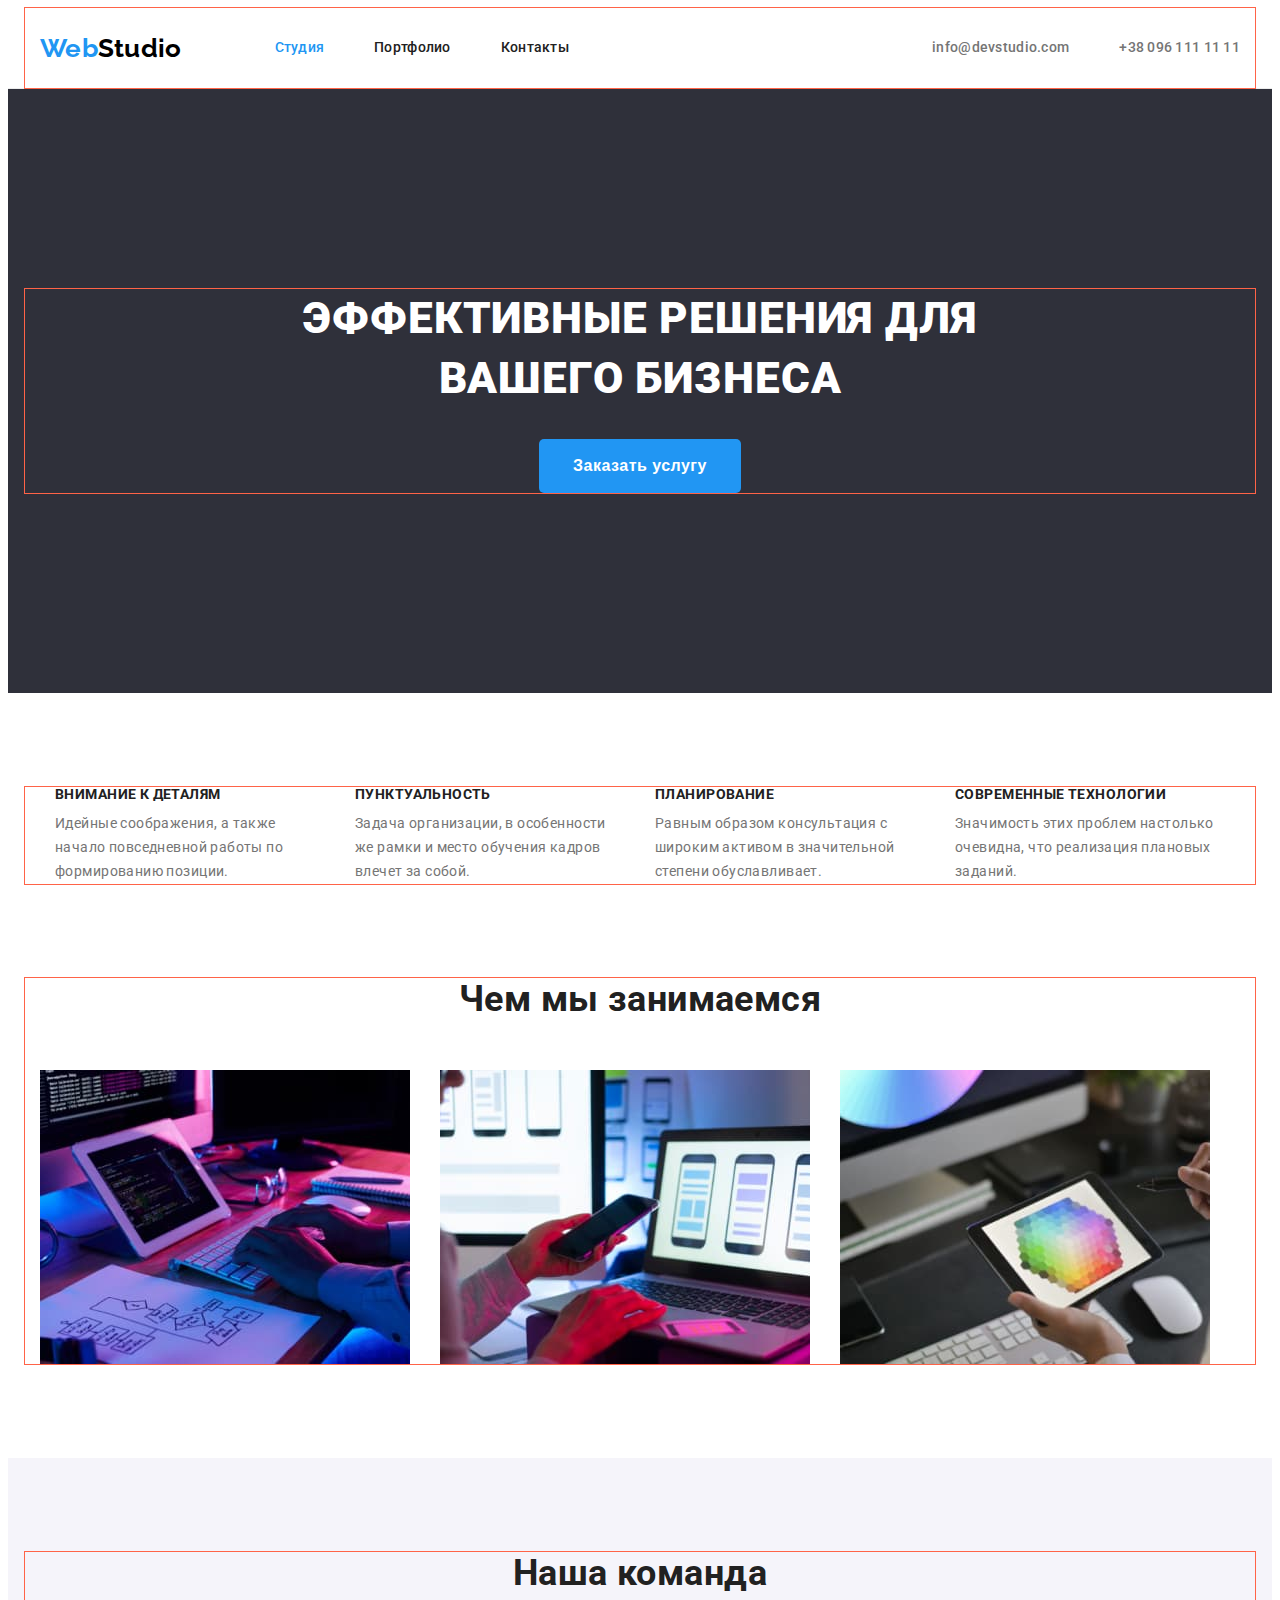
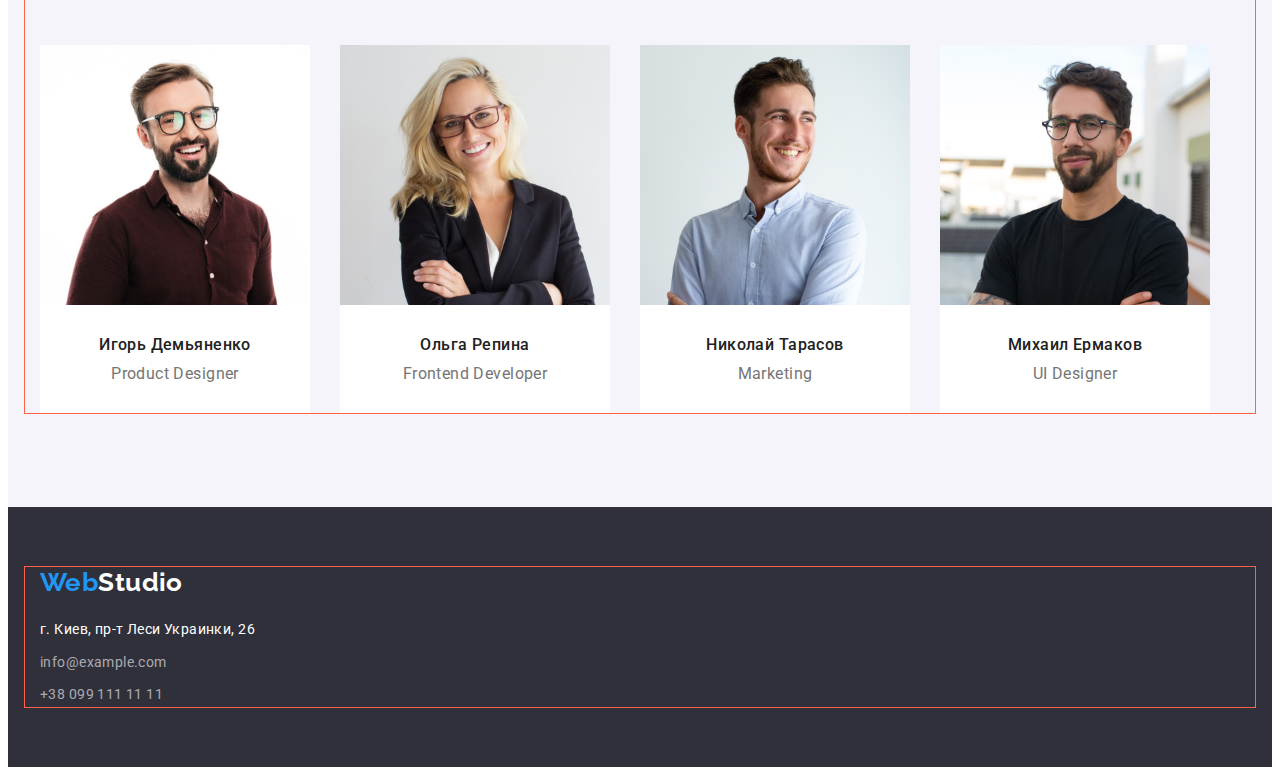
<file: index.html>
<!DOCTYPE html>
<html lang="ru">
  <head>
    <meta charset="UTF-8" />
    <meta http-equiv="X-UA-Compatible" content="IE=edge" />
    <meta name="viewport" content="width=device-width, initial-scale=1.0" />
    <title>Студия</title>

    <link rel="preconnect" href="https://fonts.googleapis.com" />
    <link rel="preconnect" href="https://fonts.gstatic.com" crossorigin />
    <link
      href="https://fonts.googleapis.com/css2?family=Raleway:wght@700&family=Roboto:wght@400;500;700;900&display=swap"
      rel="stylesheet"
    />
    <link
      rel="stylesheet"
      href="https://cdnjs.cloudflare.com/ajax/libs/modern-normalize/1.1.0/modern-normalize.min.css"
      integrity="sha512-wpPYUAdjBVSE4KJnH1VR1HeZfpl1ub8YT/NKx4PuQ5NmX2tKuGu6U/JRp5y+Y8XG2tV+wKQpNHVUX03MfMFn9Q=="
      crossorigin="anonymous"
      referrerpolicy="no-referrer"
    />
    <link rel="stylesheet" href="./css/styles.css" />
  </head>
  <body>
    <!-- Шапка сайта -->
    <header class="line">
      <nav class="nav-menu main-menu container">
        <a href="./index.html" class="logo"> <span>Web</span>Studio</a>
        <ul class="list menu">
          <li class="item"><a href="./index.html" class="link current">Студия</a></li>
          <li class="item"><a href="./portfolio.html" class="link">Портфолио</a></li>
          <li class="item"><a href="" class="link">Контакты</a></li>
        </ul>
        <!-- <div class="main-menu"> -->
        <!-- </div> -->
        <ul class="list group">
          <li class="contact-info">
            <a href="mailto:info@devstudio.com" class="contacts">info@devstudio.com</a>
          </li>
          <li class="contact-info">
            <a href="tel:+380961111111" class="contacts">+38 096 111 11 11</a>
          </li>
        </ul>
      </nav>
    </header>
    <main>
      <!-- Герой -->
      <section class="hero section-hero">
        <div class="container">
          <h1 class="hero-title">Эффективные решения для вашего бизнеса</h1>
          <button type="button" class="button order">Заказать услугу</button>
        </div>
      </section>
      <!-- Особености -->
      <section class="section">
        <div class="container">
          <h2 class="headline visiable">Особености</h2>
          <ul class="list features-flex">
            <li class="features-element">
              <h3 class="title">Внимание к деталям</h3>
              <p class="text">
                Идейные соображения, а также начало повседневной работы по формированию позиции.
              </p>
            </li>
            <li class="features-element">
              <h3 class="title">Пунктуальность</h3>
              <p class="text">
                Задача организации, в особенности же рамки и место обучения кадров влечет за собой.
              </p>
            </li>
            <li class="features-element">
              <h3 class="title">Планирование</h3>
              <p class="text">
                Равным образом консультация с широким активом в значительной степени обуславливает.
              </p>
            </li>
            <li class="features-element">
              <h3 class="title">Современные технологии</h3>
              <p class="text">
                Значимость этих проблем настолько очевидна, что реализация плановых заданий.
              </p>
            </li>
          </ul>
        </div>
      </section>

      <section class="section hide">
        <div class="container">
          <h2 class="headline">Чем мы занимаемся</h2>
          <ul class="list jobs">
            <li class="example">
              <img src="./images/box1.jpg" alt="планшет и клавиатура" width="100%" height="auto" />
            </li>
            <li class="example">
              <img src="./images/box2.jpg" alt="мобильный телефон" width="100%" height="auto" />
            </li>
            <li class="example">
              <img src="./images/box3.jpg" alt="графический планшет" width="100%" height="auto" />
            </li>
          </ul>
        </div>
      </section>

      <section class="team section">
        <div class="container">
          <h2 class="headline team">Наша команда</h2>
          <ul class="list teammates">
            <li class="cards">
              <img
                src="./images/person1.jpg"
                alt="фото Игоря Демьяненок"
                width="270"
                height="260"
              />
              <div class="info">
                <h3 class="name">Игорь Демьяненко</h3>
                <p lang="en" class="position">Product Designer</p>
              </div>
            </li>
            <li class="cards">
              <img src="./images/person2.jpg" alt="фото Ольги Репиной" width="270" height="260" />
              <div class="info">
                <h3 class="name">Ольга Репина</h3>
                <p lang="en" class="position">Frontend Developer</p>
              </div>
            </li>
            <li class="cards">
              <img
                src="./images/person3.jpg"
                alt="фото Николая Тарасова"
                width="270"
                height="260"
              />
              <div class="info">
                <h3 class="name">Николай Тарасов</h3>
                <p lang="en" class="position">Marketing</p>
              </div>
            </li>
            <li class="cards">
              <img
                src="./images/person4.jpg"
                alt="фото Михаила Ермакова"
                width="270"
                height="260"
              />
              <div class="info">
                <h3 class="name">Михаил Ермаков</h3>
                <p lang="en" class="position">UI Designer</p>
              </div>
            </li>
          </ul>
        </div>
      </section>
    </main>

    <footer class="footer bot">
      <div class="container">
        <a href="./index.html" class="logo-title"> <span class="logo bottom">Web</span>Studio</a>
        <address>
          <ul class="list contacts">
            <li class="address-bottom">
              <a
                href="https://goo.gl/maps/bymyzsBZVKp1gUPQ6"
                target="_blank"
                rel="noopener noreferrer"
                class="footer"
                >г. Киев, пр-т Леси Украинки, 26</a
              >
            </li>
            <li class="address-bottom">
              <a href="mailto:info@example.com" class="footer link">info@example.com</a>
            </li>
            <li class="address-bottom">
              <a href="tel:+380991111111" class="footer link">+38 099 111 11 11</a>
            </li>
          </ul>
        </address>
      </div>
    </footer>
  </body>
</html>
</file>
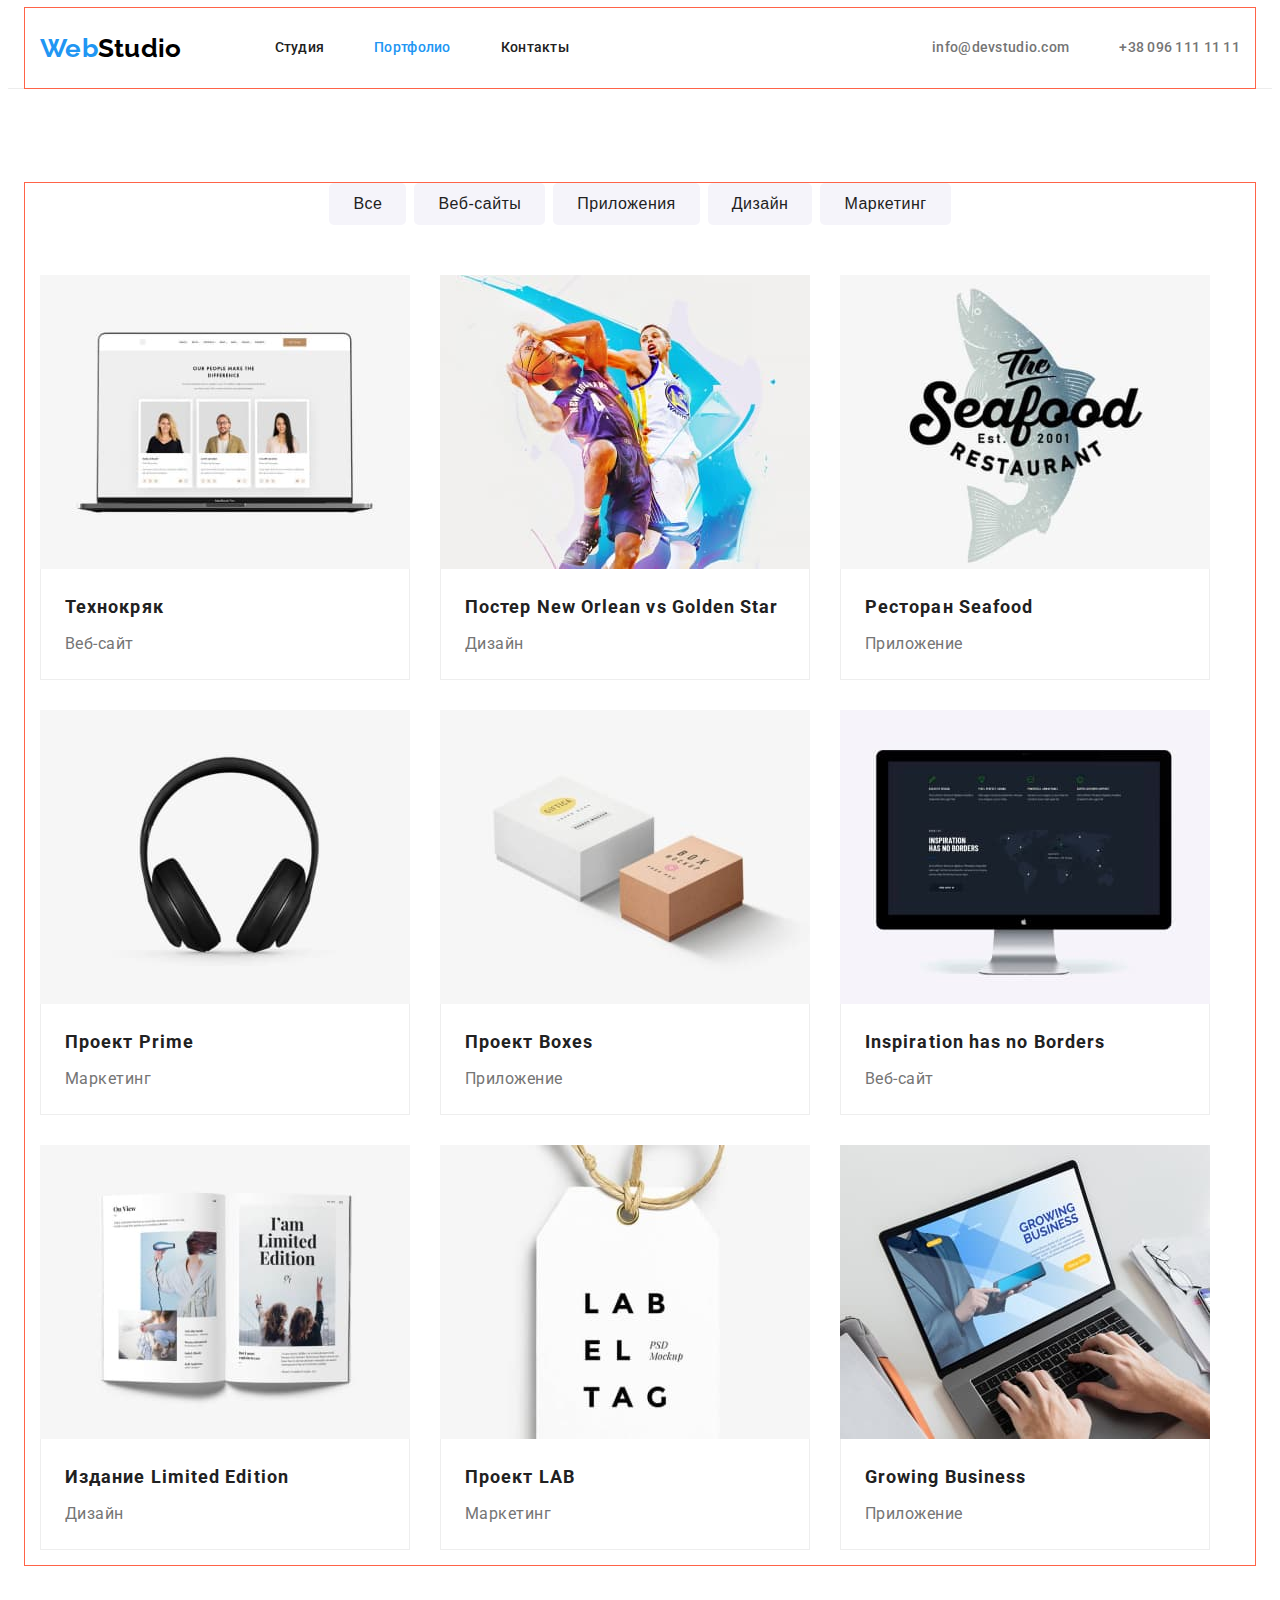
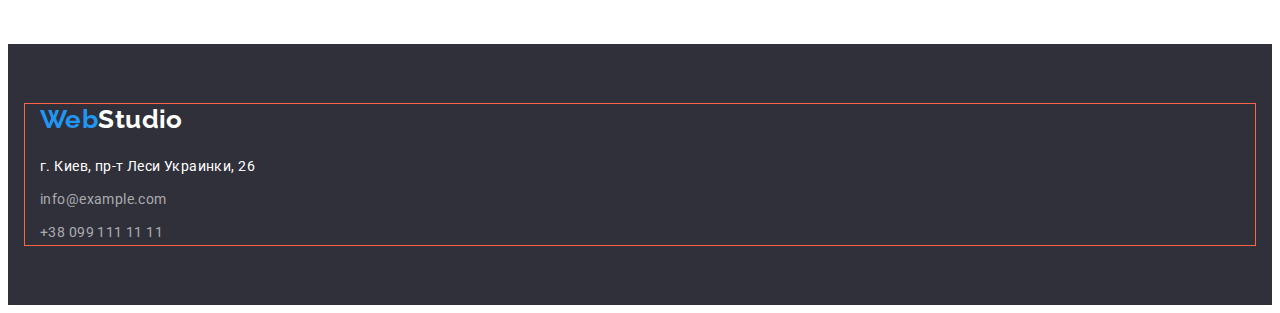
<file: portfolio.html>
<!DOCTYPE html>
<html lang="ru">
  <head>
    <meta charset="UTF-8" />
    <meta http-equiv="X-UA-Compatible" content="IE=edge" />
    <meta name="viewport" content="width=device-width, initial-scale=1.0" />
    <title>Портфолио</title>

    <link rel="preconnect" href="https://fonts.googleapis.com" />
    <link rel="preconnect" href="https://fonts.gstatic.com" crossorigin />
    <link
      href="https://fonts.googleapis.com/css2?family=Raleway:wght@700&family=Roboto:wght@400;500;700;900&display=swap"
      rel="stylesheet"
    />
    <link
      rel="stylesheet"
      href="https://cdnjs.cloudflare.com/ajax/libs/modern-normalize/1.1.0/modern-normalize.min.css"
      integrity="sha512-wpPYUAdjBVSE4KJnH1VR1HeZfpl1ub8YT/NKx4PuQ5NmX2tKuGu6U/JRp5y+Y8XG2tV+wKQpNHVUX03MfMFn9Q=="
      crossorigin="anonymous"
      referrerpolicy="no-referrer"
    />
    <link rel="stylesheet" href="./css/styles.css" />
  </head>
  <body>
    <!-- Шапка сайта -->
    <header class="line">
      <nav class="nav-menu main-menu container">
        <a href="./index.html" class="logo"> <span>Web</span>Studio</a>
        <ul class="list menu">
          <li class="item"><a href="./index.html" class="link">Студия</a></li>
          <li class="item"><a href="./portfolio.html" class="link current">Портфолио</a></li>
          <li class="item"><a href="" class="link">Контакты</a></li>
        </ul>
        <!-- <div class="main-menu"> -->
        <!-- </div> -->
        <ul class="list group">
          <li class="contact-info">
            <a href="mailto:info@devstudio.com" class="contacts">info@devstudio.com</a>
          </li>
          <li class="contact-info">
            <a href="tel:+380961111111" class="contacts">+38 096 111 11 11</a>
          </li>
        </ul>
      </nav>
    </header>
    <main>
      <!--main-->
      <!--button section-->
      <!-- <section>
        
      </section> -->
      <!-- Our projects -->
      <section class="section">
        <div class="container">
          <ul class="list filtres">
            <li class="type"><button type="button" class="button">Все</button></li>
            <li class="type"><button type="button" class="button">Веб-сайты</button></li>
            <li class="type"><button type="button" class="button">Приложения</button></li>
            <li class="type"><button type="button" class="button">Дизайн</button></li>
            <li class="type"><button type="button" class="button">Маркетинг</button></li>
          </ul>
          <h1 class="headline visiable">Наши проекты</h1>
          <ul class="list portfolio-filtration">
            <li class="portfolio-item">
              <img
                src="./images/technokrak-website.jpg"
                alt="Открытая страница сайта на ноутбуке"
                class="project-img"
                height="294"
                width="370"
              />
              <div class="card">
                <h2 class="projects">Технокряк</h2>
                <p class="projects description">Веб-сайт</p>
              </div>
            </li>
            <li class="portfolio-item">
              <img
                src="./images/basketball-poster.jpg"
                alt="Постер с изображением 2х баскетболистов"
                height="294"
                width="370"
                class="project-img"
              />
              <div class="card">
                <h2 class="projects">Постер New Orlean vs Golden Star</h2>
                <p class="projects description">Дизайн</p>
              </div>
            </li>
            <li class="portfolio-item">
              <img
                src="./images/seafood-restaurant.jpg"
                alt="Логотип приложения ресторана"
                height="294"
                width="370"
                class="project-img"
              />
              <div class="card">
                <h2 class="projects">Ресторан Seafood</h2>
                <p class="projects description">Приложение</p>
              </div>
            </li>
            <li class="portfolio-item">
              <img
                src="./images/headset.jpg"
                alt="Наушники"
                height="294"
                width="370"
                class="project-img"
              />
              <div class="card">
                <h2 class="projects">Проект Prime</h2>
                <p class="projects description">Маркетинг</p>
              </div>
            </li>
            <li class="portfolio-item">
              <img
                src="./images/boxes.jpg"
                alt="Две коробки"
                height="294"
                width="370"
                class="project-img"
              />
              <div class="card">
                <h2 class="projects">Проект Boxes</h2>
                <p class="projects description">Приложение</p>
              </div>
            </li>
            <li class="portfolio-item">
              <img
                src="./images/website-onimac.jpg"
                alt="Содержимое веб страницы на iMac"
                height="294"
                width="370"
                class="project-img"
              />
              <div class="card">
                <h2 class="projects">Inspiration has no Borders</h2>
                <p class="projects description">Веб-сайт</p>
              </div>
            </li>
            <li class="portfolio-item">
              <img
                src="./images/limited-book.jpg"
                alt="Открытая книга"
                height="294"
                width="370"
                class="project-img"
              />
              <div class="card">
                <h2 class="projects">Издание Limited Edition</h2>
                <p class="projects description">Дизайн</p>
              </div>
            </li>
            <li class="portfolio-item">
              <img
                src="./images/tag.jpg"
                alt="Бирка"
                height="294"
                width="370"
                class="project-img"
              />
              <div class="card">
                <h2 class="projects">Проект LAB</h2>
                <p class="projects description">Маркетинг</p>
              </div>
            </li>
            <li class="portfolio-item">
              <img
                src="./images/app-onnotebook.jpg"
                alt="Ноутбук с приложением Growing Business"
                height="294"
                width="370"
                class="project-img"
              />
              <div class="card">
                <h2 class="projects">Growing Business</h2>
                <p class="projects description">Приложение</p>
              </div>
            </li>
          </ul>
        </div>
      </section>
    </main>

    <footer class="footer bot">
      <div class="container">
        <a href="./index.html" class="logo-title"> <span class="logo bottom">Web</span>Studio</a>
        <address>
          <ul class="list contacts">
            <li class="address-bottom">
              <a
                href="https://goo.gl/maps/bymyzsBZVKp1gUPQ6"
                target="_blank"
                rel="noopener noreferrer"
                class="footer"
                >г. Киев, пр-т Леси Украинки, 26</a
              >
            </li>
            <li class="address-bottom">
              <a href="mailto:info@example.com" class="footer link">info@example.com</a>
            </li>
            <li class="address-bottom">
              <a href="tel:+380991111111" class="footer link">+38 099 111 11 11</a>
            </li>
          </ul>
        </address>
      </div>
    </footer>
  </body>
</html>
</file>
<file: css/styles.css>
/* основной цвет #212121 */
/* вторичный #757575 */
/* белый #FFFFFF 
белый футер мейл телефон color: rgba(255, 255, 255, 0.6);
*/
/* акцент #2196F3 */
/* вторичный цвет фона #F5F4FA */
/* линия в хедере #ECECEC */
/* линия для портфолио*/

:root {
  --primary-text-color: #212121;
  --secondary-text-color: #757575;
  --accent-color: #2196f3;
  --butons-text-color: #ffffff;
  --contacts-text-color: rgba(255, 255, 255, 0.6);
  --primary-white-color: #ffffff;
  --secondary-white-color: #f5f4fa;
  --primary-logo-color: #000000;
  --header-line-color: #ececec;
  --border-portfolio-color: #eeeeee;
}

.list {
  list-style: none;
  margin: 0;
  padding: 0;
}

img {
  display: block;
  max-width: 100%;
  height: auto;
}

/* Body */

body {
  background-color: var(--primary-white-color);
  color: var(--primary-text-color);
  font-family: 'Roboto', sans-serif;
  letter-spacing: 0.03em;
  font-size: 14px;
  font-weight: 400;
  font-style: normal;
}

/* container */

.container {
  width: 1200px;
  padding-left: 15px;
  padding-right: 15px;
  margin-left: auto;
  margin-right: auto;
  outline: 1px solid tomato;
}

.section {
  padding-top: 94px;
  padding-bottom: 94px;
}

.section-hero {
  padding: 200px 0;
}

.section.hide {
  padding-top: 0;
}

/* .section + .section {
  padding-top: 0;
} */

/* Logo */

.logo {
  color: var(--primary-logo-color);
  font-family: 'Raleway', sans-serif;
  text-decoration: none;
  font-weight: 700;
  font-size: 26px;
  line-height: 1.19;

  margin-right: 93px;
  padding-top: 24px;
  padding-bottom: 24px;
}

.logo.bottom {
  margin-right: 0;
  padding: 0%;
}

.logo span {
  color: var(--accent-color);
}

/* title */

.headline {
  font-weight: 700;
  font-size: 36px;
  line-height: 1.17;
  text-align: center;
  margin-bottom: 0;
  margin-top: 0;
  padding-bottom: 50px;
}

.headline.team {
  padding: 0;
  margin-bottom: 50px;
}
.visiable {
  display: none;
}

/* list */

.list .text {
  color: var(--secondary-text-color);
  font-size: 14px;
  line-height: 1.71;

  margin-top: 0;
  margin-bottom: 0;
}

.list .name {
  font-weight: 500;
  font-size: 16px;
  line-height: 1.19;
  text-align: center;
  margin: 0;
  /* margin-top: 30px;*/
  margin-bottom: 10px;
}

.list .position {
  color: var(--secondary-text-color);
  font-size: 16px;
  line-height: 1.19;
  text-align: center;
  margin: 0;
  /* margin-bottom: 30px; */
}

/* Header line */

.line {
  border-bottom: 1px solid var(--header-line-color);
}

/* Nav bar */

.nav-menu {
  font-weight: 500;
  font-size: 14px;
  line-height: 1.14;
  letter-spacing: 0.02em;
}

.nav-menu.main-menu {
  display: flex;
  align-items: center;
  justify-content: flex-start;
}

.nav-menu .link {
  display: block;
  padding-top: 32px;
  padding-bottom: 32px;

  color: var(--primary-text-color);
  text-decoration: none;
}

.nav-menu .item {
  margin-right: 50px;
}

.nav-menu .item:last-child {
  margin-right: 0;
}

.nav-menu .contacts {
  color: var(--secondary-text-color);
  text-decoration: none;
  padding: 32px 0px;
  display: block;
}

.nav-menu .link:hover,
.nav-menu .link:focus,
.nav-menu .contacts:hover,
.nav-menu .contacts:focus {
  color: var(--accent-color);
}

.nav-menu .link.current {
  color: var(--accent-color);
}

.menu {
  display: flex;
  margin-right: auto;
}

.group {
  display: flex;
}

.group .contact-info {
  margin-right: 50px;
}

.group .contact-info:last-child {
  margin-right: 0;
}

/* .contact-flex {
  display: flex;
  align-items: center;
} */

/* .contact-item:nth-last-child() {
  margin-right: 50px;
} */

/* Hero */

.hero {
  background-color: #2f303a;
  text-align: center;
  letter-spacing: 0.06em;
}

.hero-title {
  color: var(--primary-white-color);
  font-weight: 900;
  font-size: 44px;
  line-height: 1.36;
  text-transform: uppercase;
  width: 696px;
  text-align: center;

  margin: 0 auto;
  margin-bottom: 30px;
}

/* features */

.features-flex {
  display: flex;
  justify-content: center;
}

.features-element {
  margin-right: 30px;
  width: 270px;
}

.features-element:last-child {
  margin-right: 0;
}

.list .title {
  font-weight: 700;
  font-size: 14px;
  line-height: 1.14;
  text-transform: uppercase;

  margin-top: 0;
  margin-bottom: 10px;
}

.list.contacts {
  line-height: 1.71;
  font-style: normal;
}

/* jobs */

.jobs {
  display: flex;
}

.jobs .example {
  margin-right: 30px;
  display: block;
}

.jobs .example:last-child {
  margin-right: 0;
}

/* team */

.team {
  background-color: var(--secondary-white-color);
}

.teammates {
  display: flex;
}

.team .cards {
  margin-right: 30px;
  background-color: var(--primary-white-color);
}

.team .cards:last-child {
  margin-right: 0;
}

.team .info {
  display: block;
  padding: 30px 0;
}
/* buttons */

.button {
  color: var(--primary-text-color);
  background-color: var(--secondary-white-color);
  font-style: normal;
  font-weight: 500;
  font-size: 16px;
  line-height: 1.63;
  text-align: center;
  letter-spacing: 0.03em;

  padding-top: 6px;
  padding-bottom: 6px;
  padding-left: 22px;
  padding-right: 22px;

  border-radius: 5px;
  border-color: transparent;

  cursor: pointer;
}

.button:hover,
.button:focus {
  color: var(--butons-text-color);
  background-color: var(--accent-color);
}

.button.primary {
  color: var(--butons-text-color);
  background-color: var(--accent-color);
}

.button.order {
  color: var(--butons-text-color);
  background-color: var(--accent-color);
  font-weight: 700;
  font-size: 16px;
  line-height: 1.87;

  border-radius: 5px;
  padding: 10px 32px;
  align-items: center;
  text-align: center;
}

.footer {
  color: var(--primary-white-color);
  background-color: #2f303a;
  text-decoration: none;
}

.footer.bot {
  padding: 60px 0;
}

.address-bottom {
  margin-bottom: 9px;
}

.address-bottom:nth-last-child(1) {
  margin-bottom: 0;
}

.logo-title {
  color: var(--primary-white-color);
  font-family: Raleway;
  font-weight: 700;
  font-size: 26px;
  line-height: 31px;
  text-decoration: none;

  display: inline-block;
  margin-bottom: 20px;
}

.logo-title > .logo {
  color: var(--accent-color);
}
.footer.link {
  color: var(--contacts-text-color);
}

.footer:hover,
.footer:focus,
.logo-title:focus,
.logo-title:hover {
  color: var(--accent-color);
}

.filtres {
  display: flex;
  justify-content: center;
  margin-bottom: 50px;
}

.filtres > .type {
  margin-right: 8px;
}

.filtres > .type:last-child {
  margin-right: 0;
}

.portfolio-filtration {
  display: flex;
  flex-wrap: wrap;
  margin: -15px;
}

.portfolio-item {
  /* width: calc((100% - 60px) / 3); */
  width: 370px;
  margin: 15px;
}

.project-img {
  display: block;
  max-width: 100%;
  height: auto;
}

.card {
  border: 1px solid var(--border-portfolio-color);
  border-top: 0;
  padding: 20px 24px;
}

/* 0.2
.portfolio-filtration > .item:nth-child(3n + 1) {
  margin-left: 0;
}

.portfolio-filtration > .item:nth-child(3n + 3) {
  margin-right: 0;
} */

/* ver 0.1

.portfolio-filtration > .item:nth-child(3n) {
  margin-right: 0;
}

.portfolio-filtration > .item:nth-last-child(-n + 3) {
  margin-bottom: 0;
} */

.projects {
  font-weight: 700;
  font-size: 18px;
  line-height: 2;
  letter-spacing: 0.06em;
  margin-bottom: 4px;
  margin-top: 0;
}

.projects.description {
  font-weight: 400;
  font-size: 16px;
  line-height: 1.87;
  letter-spacing: 0.03em;
  color: var(--secondary-text-color);
  margin-top: 0;
  margin-bottom: 0px;
}

/* 
.feature-list .text {
  color: var(--secondary-text-color);
  list-style: none;
} */
</file>
